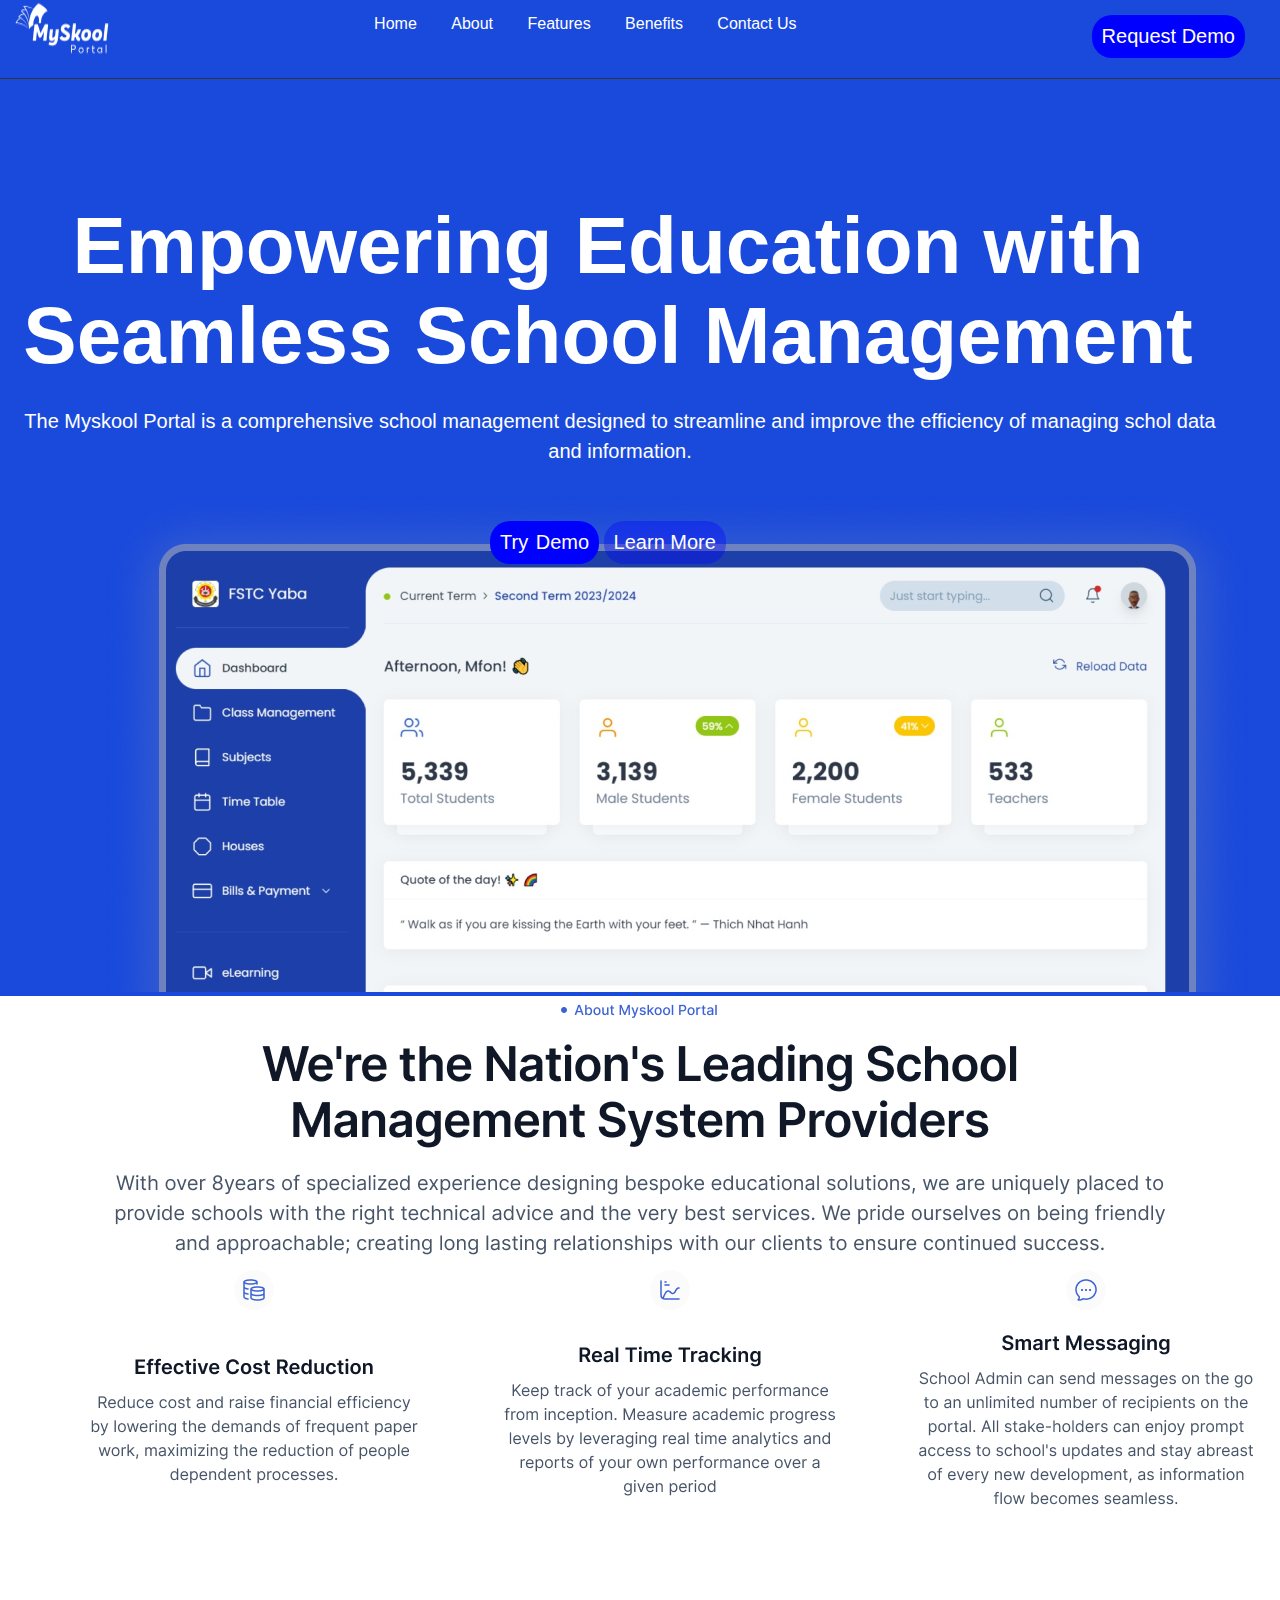
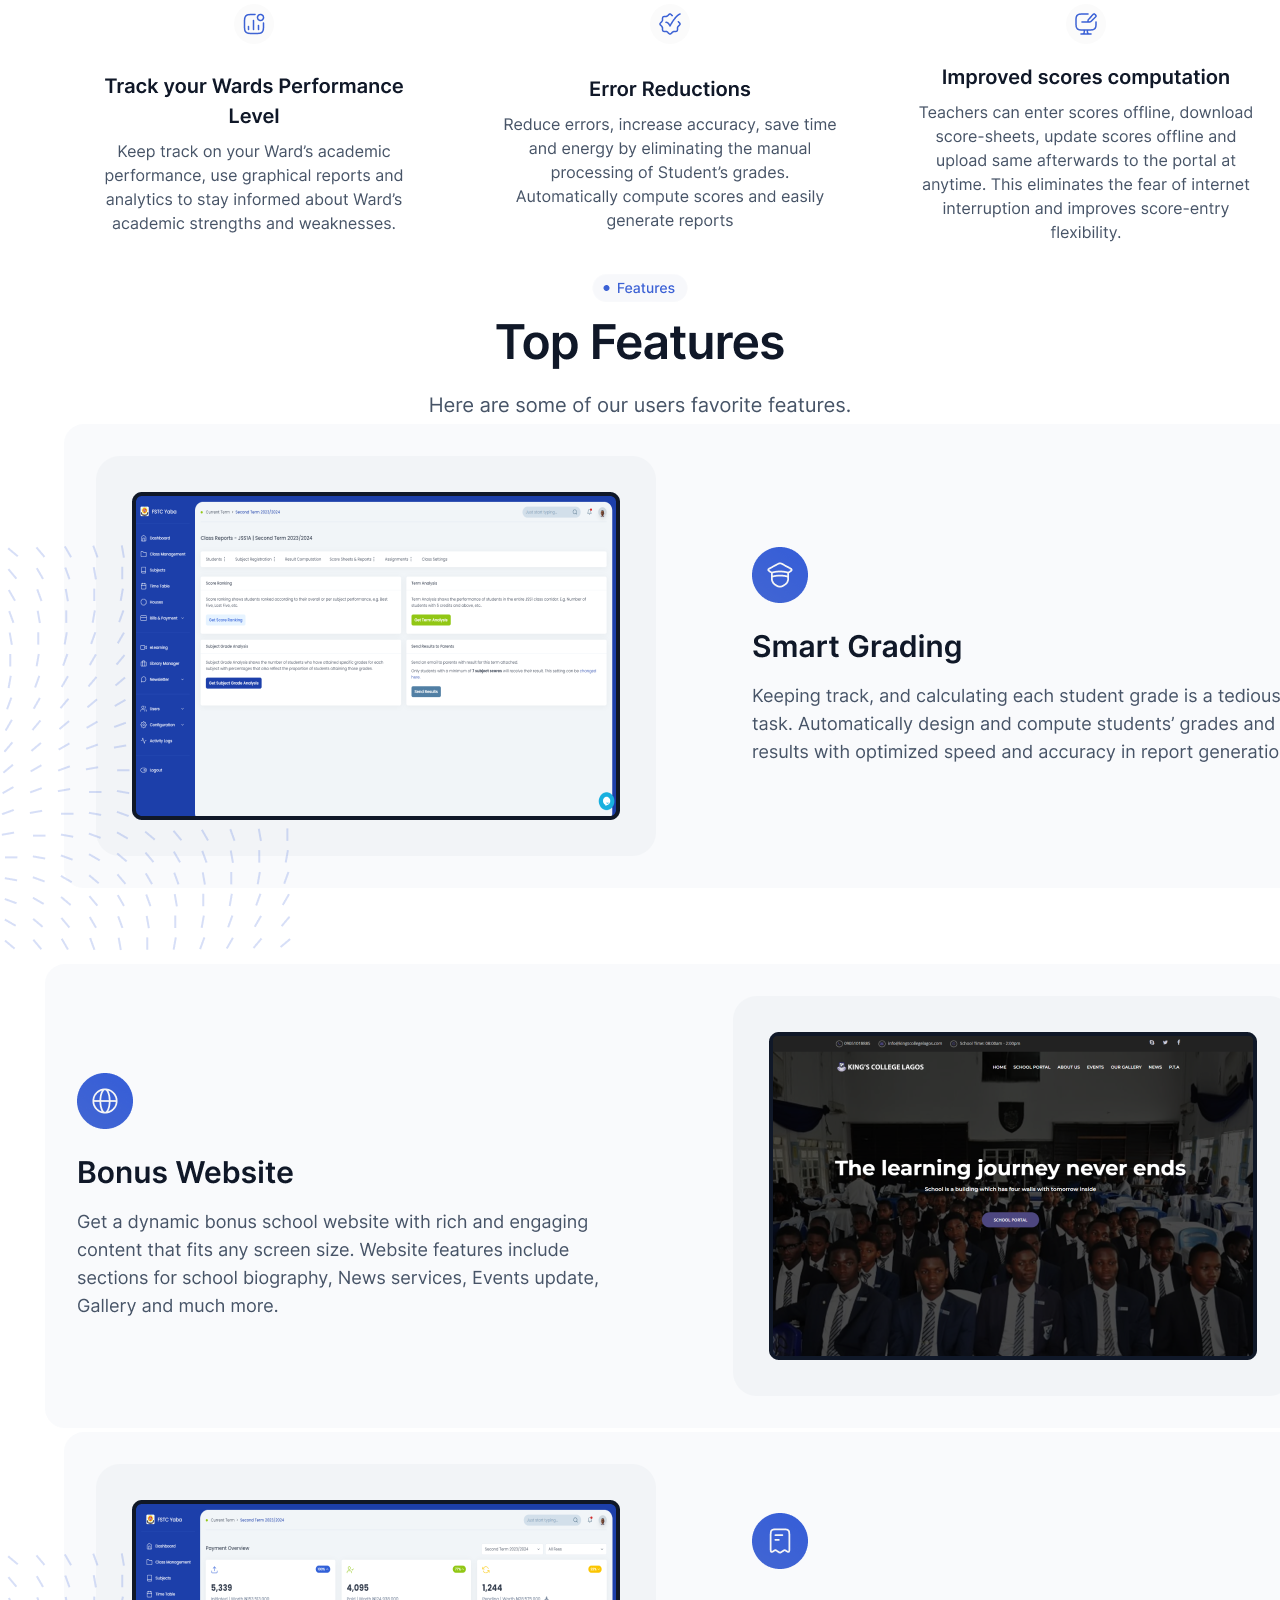
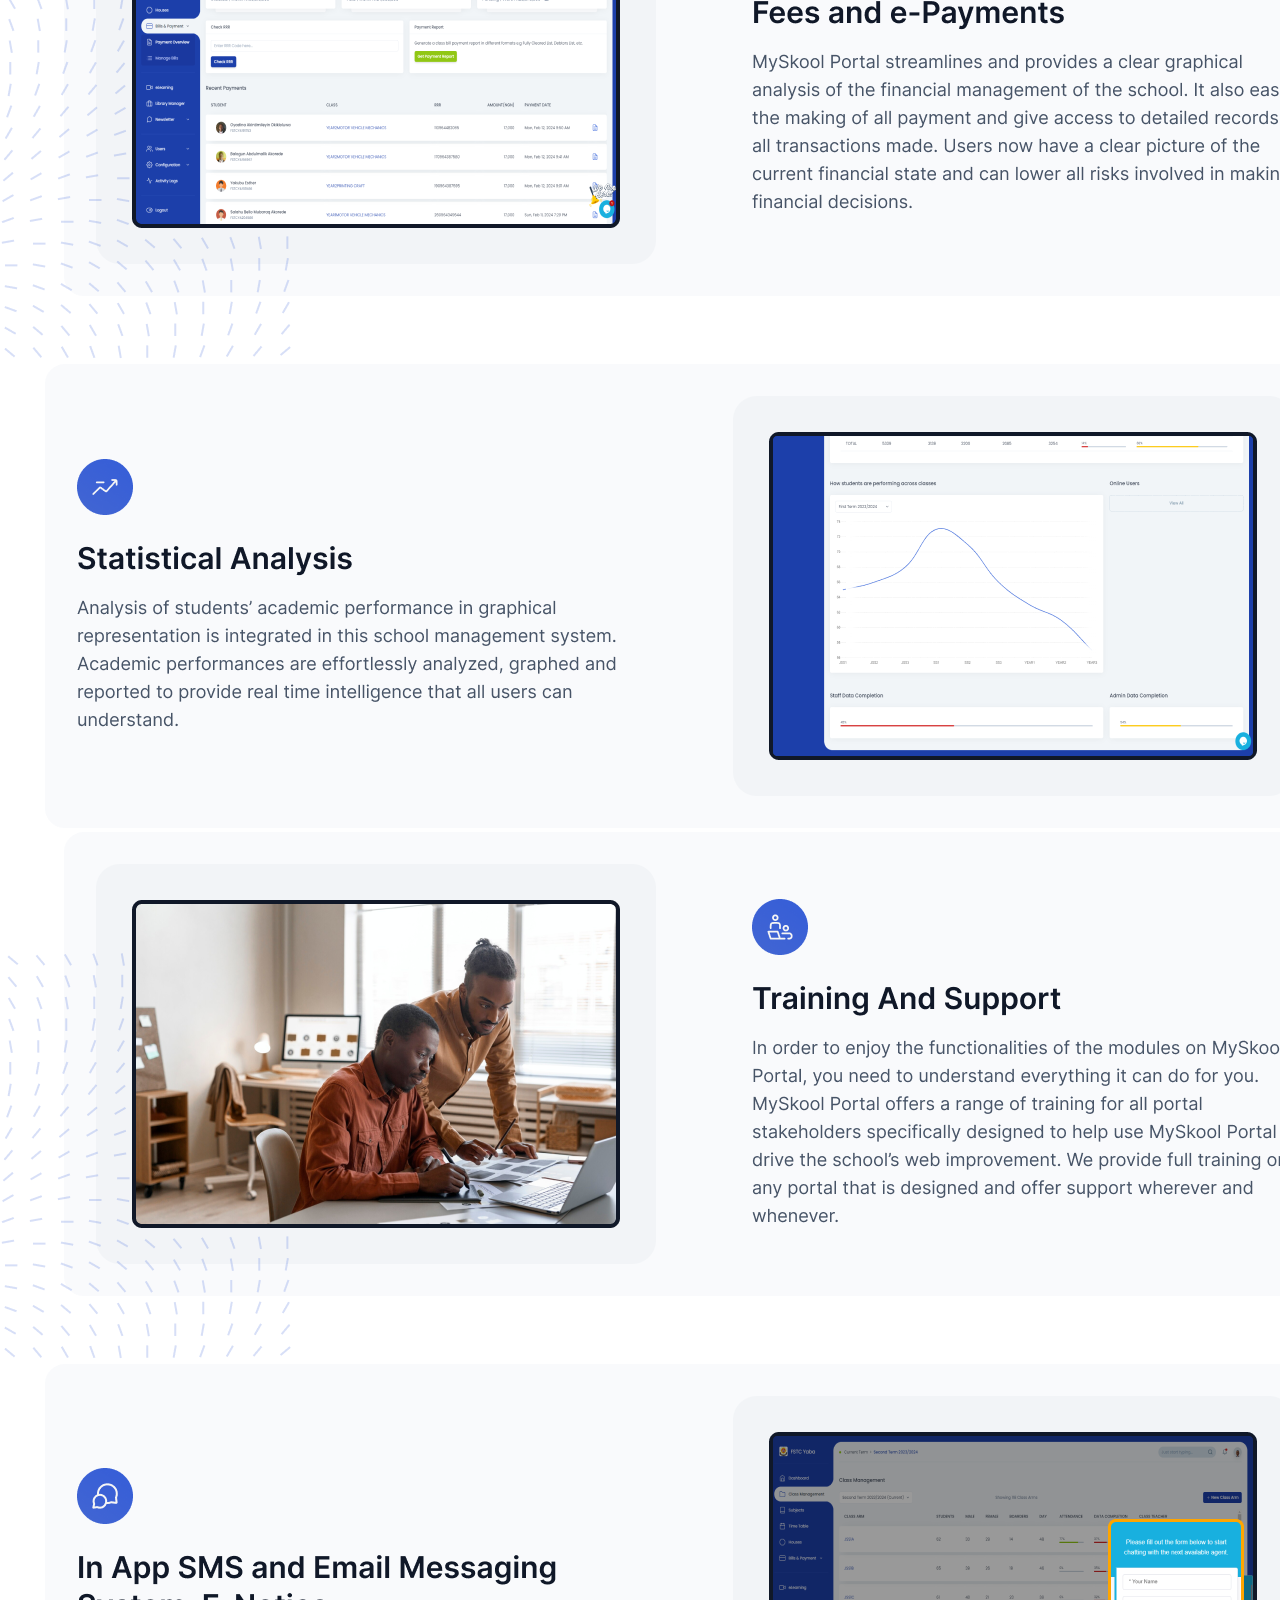
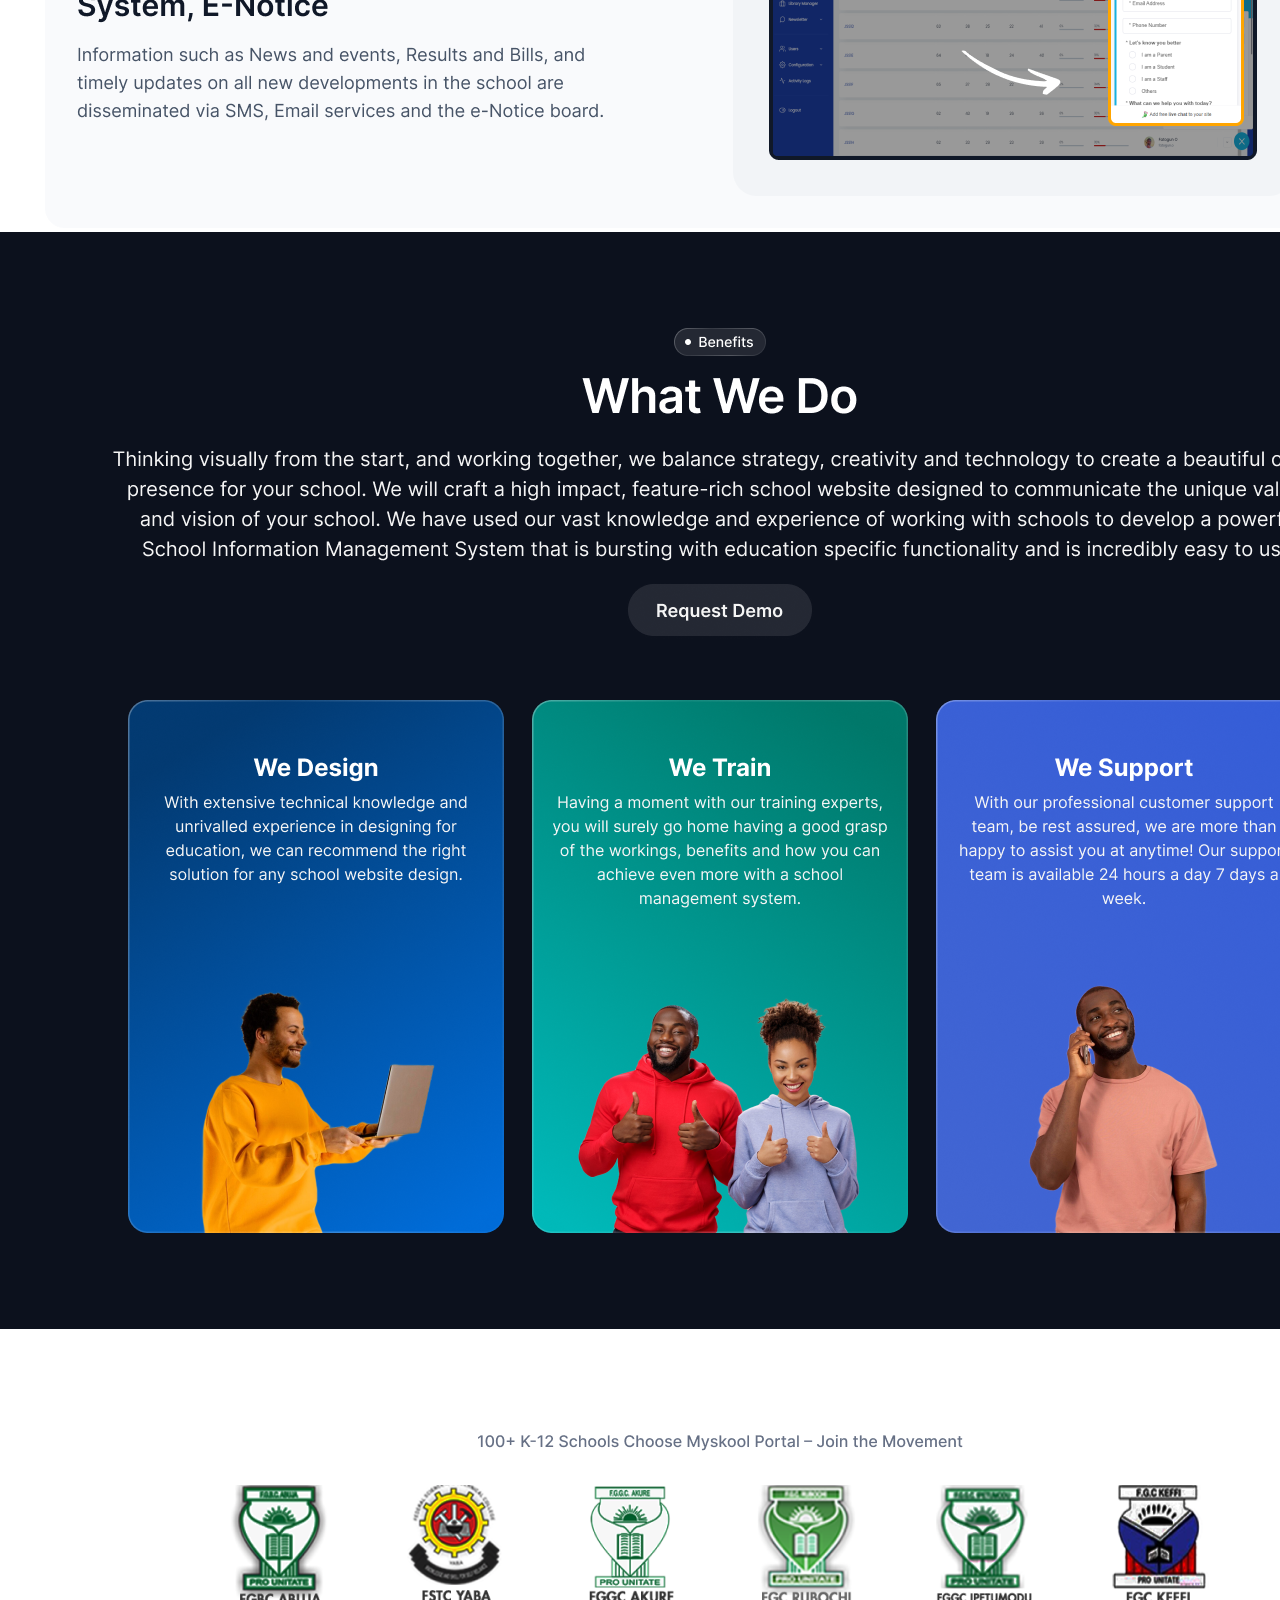
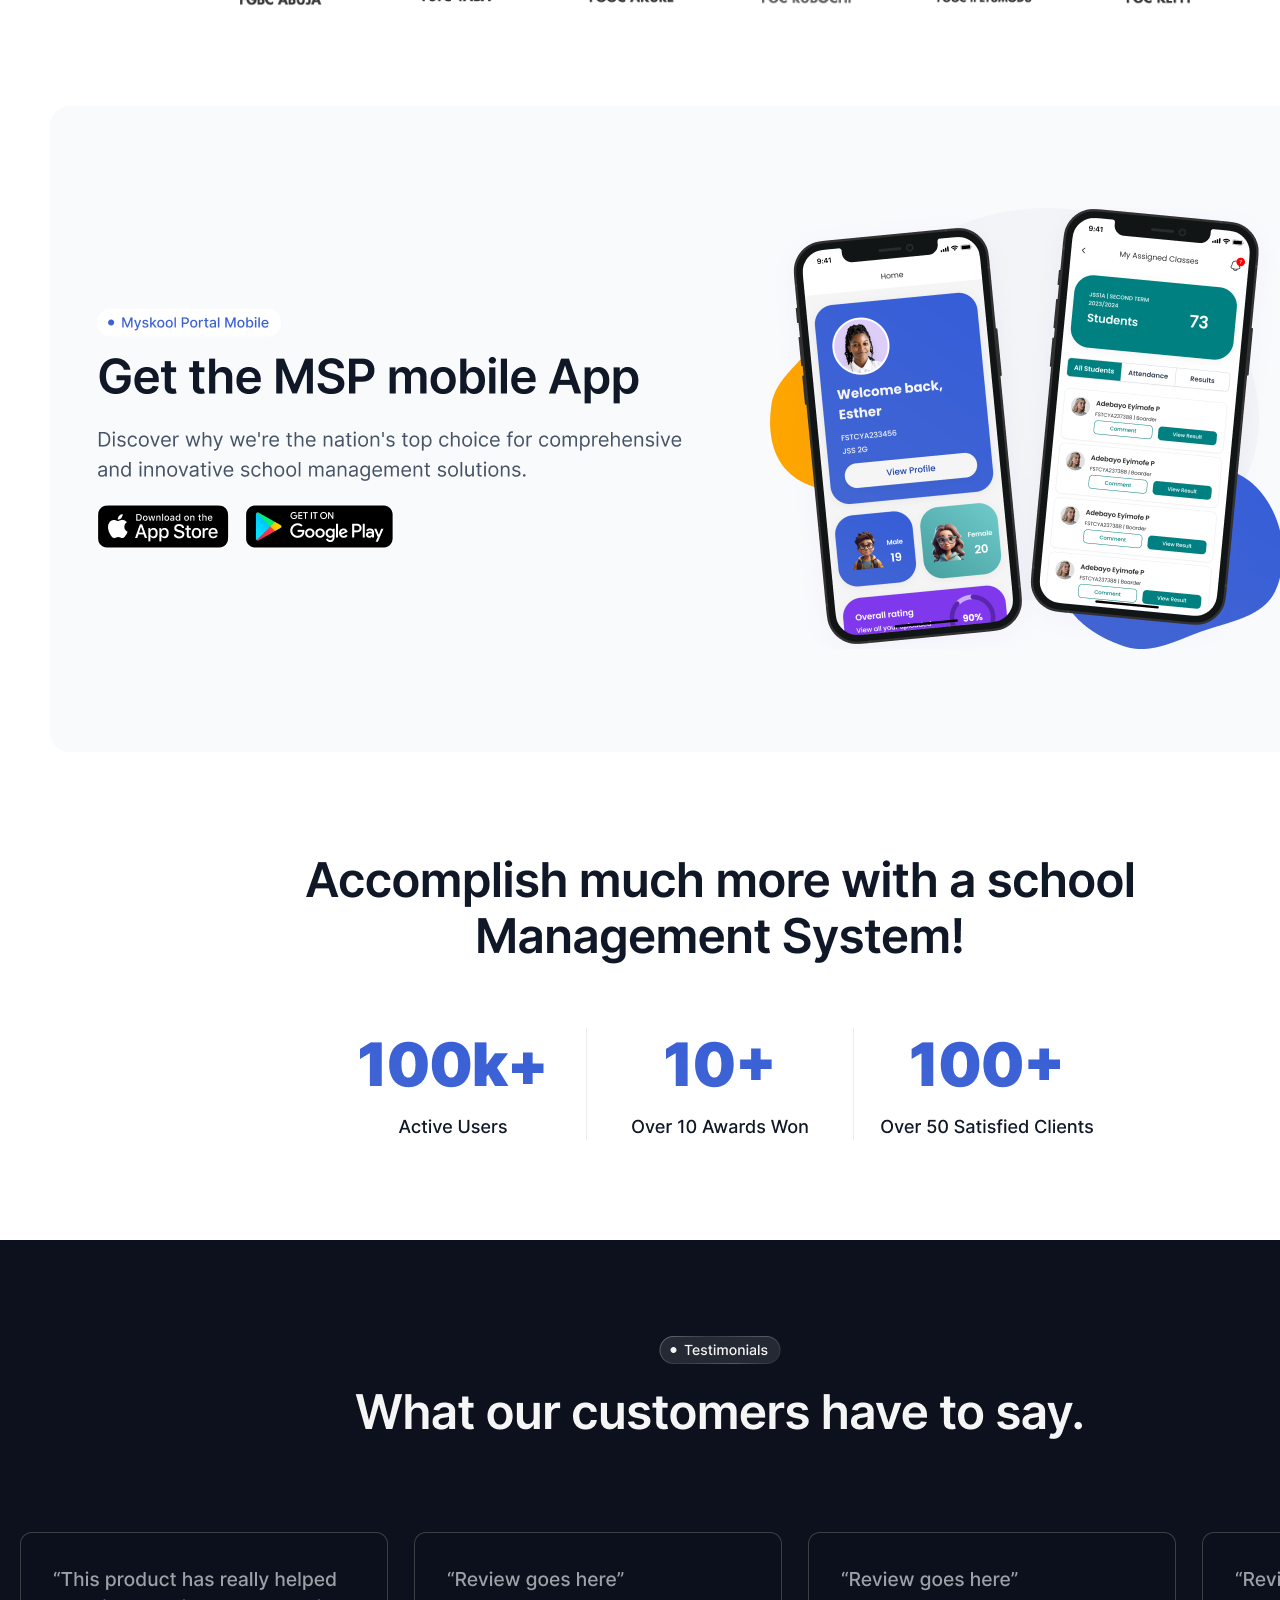
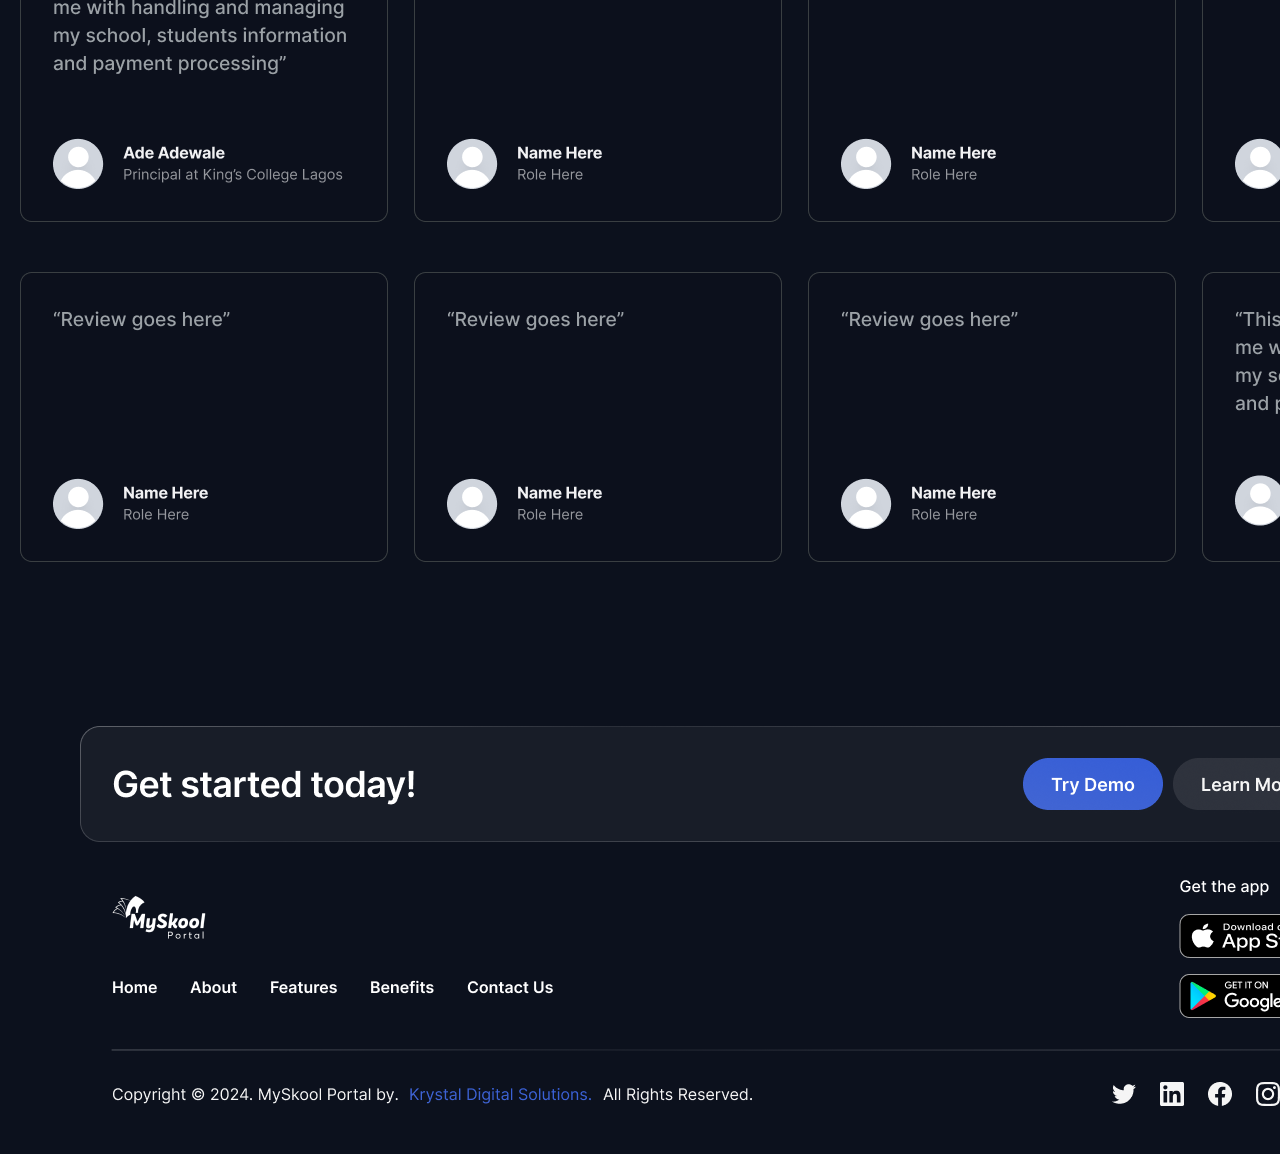
<file: landingpage/index.html>
<!DOCTYPE html>
<html lang="en">
  <head>
    <meta charset="UTF-8" />
    <meta
      name="viewport"
      content="width=
    , initial-scale=1.0"
    />
    <title>myschoolportal</title>
    <link href="style.css" rel="stylesheet" />
  </head>
  <body>
    <nav class="header">
      <nav class="navbar navbar-one">
        <!--logo-->
        <img src="images/image 7.png" alt="myskoollogo" />
        <ul>
          <li>Home</li>
          <li>About</li>
          <li>Features</li>
          <li>Benefits</li>
          <li>Contact Us</li>
        </ul>

        <button class="first-button">Request Demo</button>
      </nav>
      <hr />
      <div class="container">
        <div>
          <h1 class="first-section">
            Empowering Education with Seamless School Management
          </h1>
          <p class="second-section">
            The Myskool Portal is a comprehensive school management designed to
            streamline and improve the efficiency of managing schol data and
            information.
          </p>
        </div>
        <div class="second-container">
          <button class="second-button">Try Demo</button>
          <button class="third-button">Learn More</button>
        </div>
      </div>

      <div class="macbook">
        <img src="images/MacBook Pro 14_ - 1.png" alt="macbook" />
      </div>
    </nav>
    <div>
      <img src="images/Nation.png" />
    </div>

    <div class="smart">
      <img src="images/Container (3).png" />
    </div>

    <img src="images/top.png" />

    <div class="features">
      <div class="con-one">
        <img src="images/Container1.png" />
      </div>
      <div class="con-two">
        <img src="images/container2.png" />
      </div>
      <div class="con-three">
        <img src="images/container3.png" />
      </div>

      <div class="con-four">
        <img src="images/Container4.png" />
      </div>

      <div class="con-five">
        <img src="images/Container5.png" />
      </div>

      <div class="con-six">
        <img src="images/Container6.png" />
      </div>
    </div>

    <div class="feature-section">
      <img src="images/Features section.png" />
    </div>

    <div class="feature-section">
      <img src="images/Social proof section.png" />
    </div>

    <div class="landing-page">
      <img src="images/MSP Landing.png" />
    </div>

    <div class="feature-section">
      <img src="images/Metrics section.png" />
    </div>

    <div class="feature-section">
      <img src="images/Testimonial sections.png" />
    </div>

    <div class="feature-section Footer">
      <img src="images/Footer.png" />
    </div>
  </body>
</html>
</file>
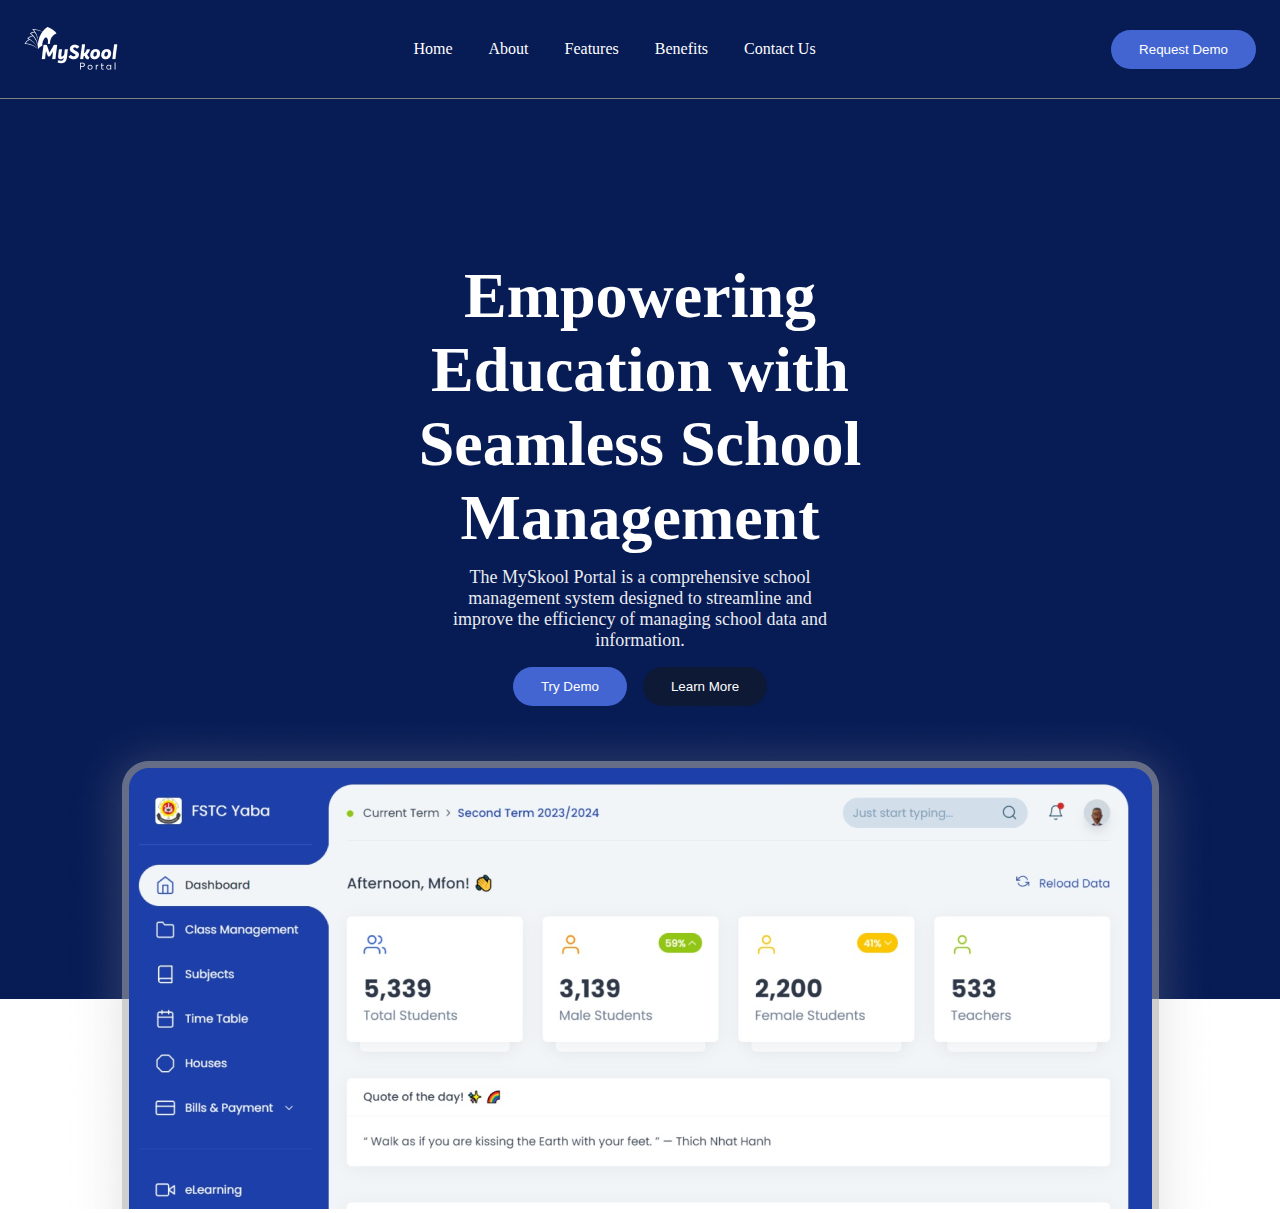
<file: landingpage/new.html>
<!DOCTYPE html>
<html lang="en">

<head>

    <head charset="utf-8">
        <title>title</title>
        <link rel="stylesheet" href="new.css">
    </head>

<body>
    <nav>
        <img src="images/image 7.png">

        <ul class="nav-list">
            <li>
                <a href="#" class="nav-link">Home</a>
            </li>
            <li>
                <a href="#" class="nav-link">About</a>
            </li>
            <li>
                <a href="#" class="nav-link">Features</a>
            </li>
            <li>
                <a href="#" class="nav-link">Benefits</a>
            </li>
            <li>
                <a href="#" class="nav-link">Contact Us</a>
            </li>
        </ul>

        <button class="nav-btn">Request Demo</button>
    </nav>

    <section class="hero-section">
        <div class="hero-texts">
            <h1 class="hero-heading">Empowering Education with Seamless School Management</h1>
            <p class="hero-paragraph">The MySkool Portal is a comprehensive school management system designed to
                streamline and improve the
                efficiency of
                managing school data and information.</p>

            <div class="hero-buttons">
                <button class="button-one">Try Demo</button>
                <button class="button-two">Learn More</button>
            </div>
        </div>

        <div class="hero-img">
            <img src="images/MacBook Pro 14_ - 1.png">
        </div>
    </section>
</body>

</html>
</file>
<file: landingpage/style.css>
* {
  padding: 0;
  margin: 0;
  font-family: sans-serif;
}
body {
  
  width: 100%;
}
.header{
  background-color: #1A4ADC;
}
.navbar {
  margin-top: 0;
  padding-right: 15px;
  padding-left: 15px;
  margin-bottom: 10px;
  display: flex;
  align-content: center;
  justify-content: space-between;
  color: white;
}

.navbar-one{
  border-bottom: 1px solid #333;
  padding-bottom: 20px;
  

}


.logo {
  font-size: 30;
  font-weight: 20;
  margin-left: 20px;
}

li {
  list-style: none;
  display: inline-block;
  color: white;
  margin-right: 30px;
  margin-top: 15px;
}

li a {
  margin-right: 10px;
  text-decoration: none;

  margin-left: 50px;
  word-spacing: 10px;
}

.first-button {
  color: white;
  background-color: blue;
  margin-right: 20px;
  padding: 10px;
  font-size: 20px;
  border-radius: 20px;
  border: #1A4ADC;
  margin-top: 15px;
}

hr{
    background-color: #333;
    
}

.container {
  place-content: center;
  text-align: center;
  position: absolute;
  top: 20%;
  bottom: 35%;
  width: 95%;
}

.first-section {
  font-size: 80px;
  font-weight: 700;
  line-height: 90px;
  color: #fff;
  margin-bottom: 25px;
  text-align: center;
}

.second-section{
  color: #fff;
  font-size: 20px;
  line-height: 30px;
  font-weight: 400;
  margin-bottom: 40px;
  margin-left: 24px;
  text-align: center ;
}
hr{
  border: 5px grey;
  width:50%;
}
/* .second-container{

} */

.second-button{
  margin-top: 15px;
    color: white;
    background-color: blue;
    padding: 10px;
    font-size: 20px;
    border-radius: 20px;
    border: blue;
    word-spacing: 2px;
}

.third-button{
  margin-top: 15px;
    color: white;
    background-color: rgba(0, 0, 255, 0.342);
    padding: 10px;
    font-size: 20px;
    border-radius: 20px;
    border: rgba(0, 0, 255, 0.342);
}

.macbook{
  margin-left: 100px;
  margin-top: 400px;
  
}

.Nation{
  background-color: #fff;
  padding: 100px;
}

.about{
  color: blue;
  margin-top: 20px;
}

.school{
  font-size: 35px;
  margin-top: 10px;
  margin-bottom: 10px;
  text-align: center;
}

.service{
  font-size: 15px;
  color: #00000071;
  text-align: center;
  margin-left: 15px;
  margin-right: 15px;
}

.smart{
  background-color: #fff;
  margin-left: 30px;
}

.features{
  align-content: center;
  margin-right: 10px;
}

.con-one{
  margin-right: 10px;
}

.con-two{
  margin-left: 45px;
  margin-top: 8px;
}

.con-four{
  margin-left: 45px;
}

.con-six{
  margin-left: 45px;

}
.feature-section{
  width: 100%;
  overflow: hidden;
  word-wrap: break-word;
}

.landing-page{      
  align-content: center;
  margin-left: 50px;
}

.Footer{
  margin-top: -20px;
  margin-right: 40px;
  align-content: center;
}
</file>
<file: landingpage/new.css>
* {
    margin: 0;
    padding: 0;
    box-sizing: border-box;
}

nav {
    width: 100%;
    background-color: #071B55;
    display: flex;
    justify-content: space-between;
    align-items: center;
    padding: 24px;
    border-bottom: 1px solid gray;
}

.nav-list {
    list-style-type: none;
    color: white;
    display: flex;
    align-items: center;
    gap: 16px;
}

.nav-link {
    padding: 10px;
    text-decoration: none;
    color: white;
}

.nav-btn,
.button-one,
.button-two {
    background-color: #4265D2;
    color: white;
    padding: 12px 28px;
    outline: none;
    border: none;
    border-radius: 1.5rem;
}

.hero-section {
    background-color: #071B55;
    height: 100vh;
    width: 100%;
    display: flex;
    flex-direction: column;
    align-items: center;
    justify-content: space-between;
    padding: 10rem 20rem 0;
}

.hero-texts {
    color: white;
    text-align: center;
}

.hero-heading {
    font-size: 64px;
    font-weight: 700;
}

.hero-paragraph {
    padding: 0px 8rem;
    color: #EAECF0;
    font-size: 18px;
    margin-top: 12px;
}

.hero-buttons {
    width: 100%;
    display: flex;
    align-items: center;
    justify-content: center;
    margin-top: 16px;
    gap: 1rem;
}

.button-two {
    background-color: #101828b4;
}
</file>
